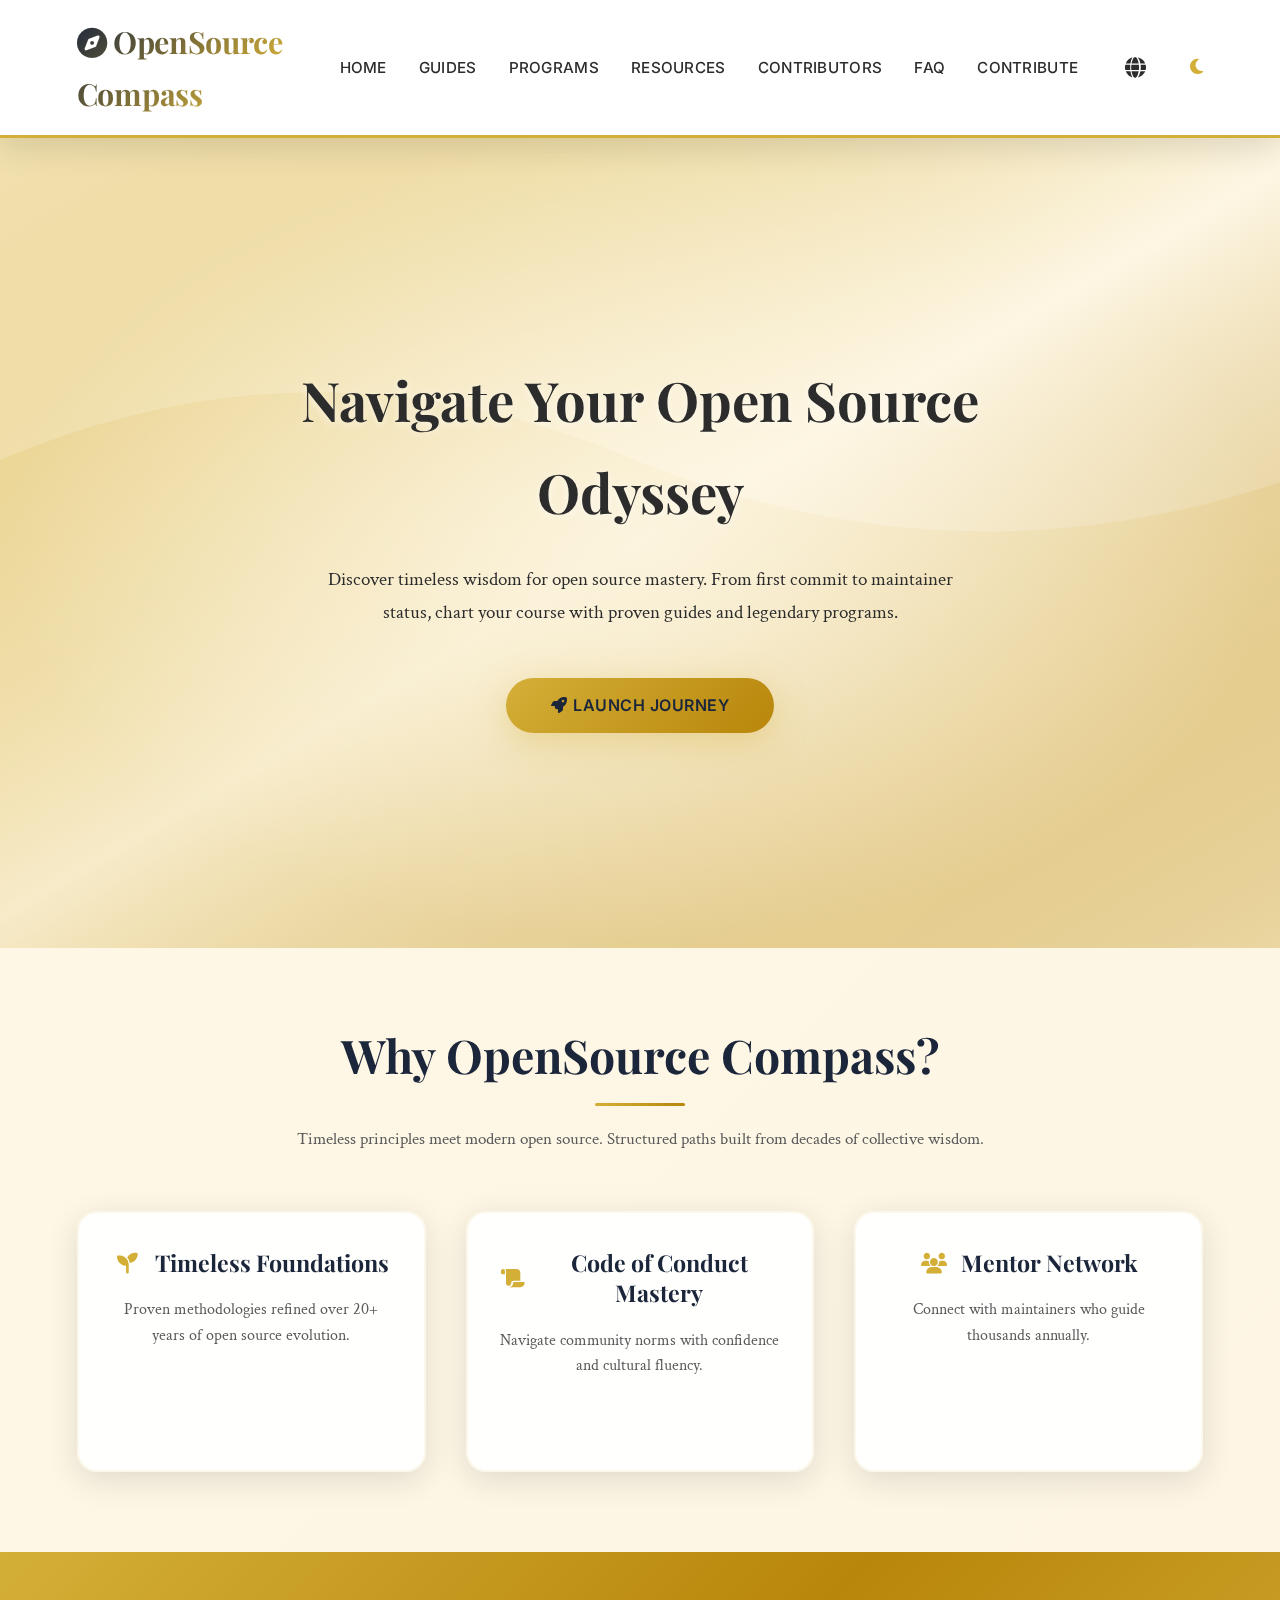
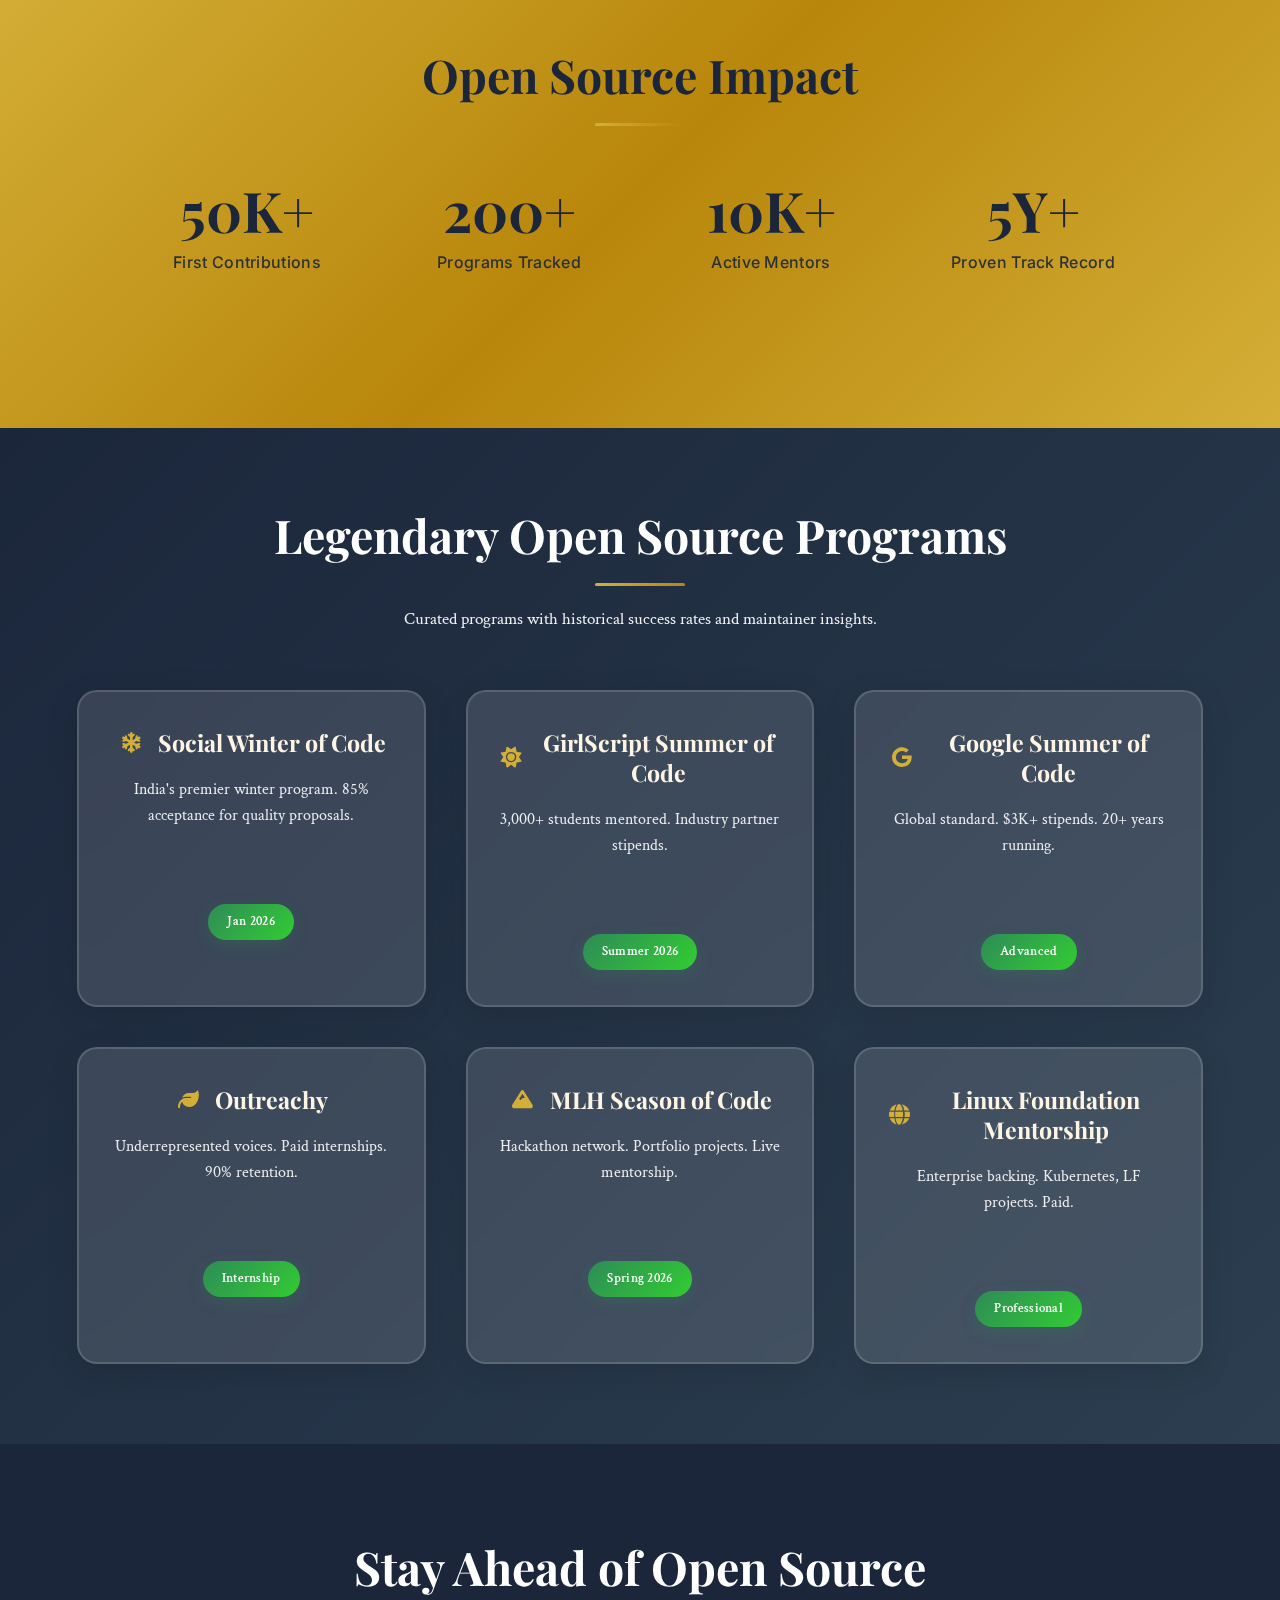
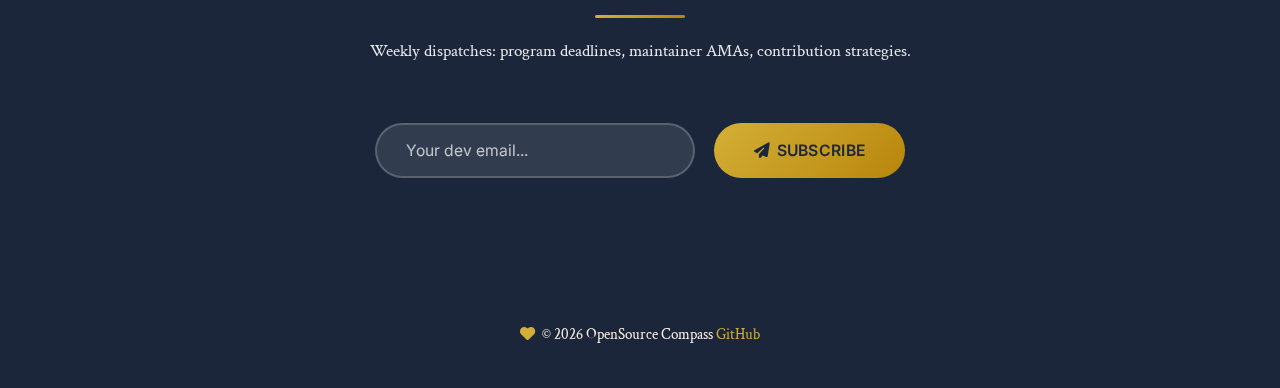
<file: index.html>
<!DOCTYPE html>
<html lang="en">
<head>
    <meta charset="UTF-8">
    <title>OpenSource Compass - Classic Edition</title>
    
    <meta name="viewport" content="width=device-width, initial-scale=1.0">
    <link href="https://fonts.googleapis.com/css2?family=Crimson+Text:wght@400;500&family=Playfair+Display:wght@600;700&family=Inter:wght@400;500&display=swap" rel="stylesheet">
    <link rel="stylesheet" href="https://cdnjs.cloudflare.com/ajax/libs/font-awesome/6.4.0/css/all.min.css">
    <link rel="icon" href="/frontend/library/assets/favicon.png" type="image/png" />
    <style>
        :root {
            --primary-gold: #D4AF37;
            --secondary-gold: #B8860B;
            --deep-navy: #1B263B;
            --warm-cream: #FDF4E3;
            --light-parchment: #FFF8E7;
            --charcoal-dark: #2C2C2C;
            --text-secondary: #5A5A5A;
            --success-emerald: #2E8B57;
            --shadow-main: 0 8px 32px rgba(0,0,0,0.12);
            --shadow-hover: 0 20px 40px rgba(0,0,0,0.18);
        }

        * {
            margin: 0;
            padding: 0;
            box-sizing: border-box;
        }

        body {
            font-family: 'Crimson Text', Georgia, serif;
            font-size: 15px; /* Base font smaller */
            line-height: 1.7;
            background: linear-gradient(135deg, var(--light-parchment) 0%, var(--warm-cream) 100%);
            color: var(--charcoal-dark);
            overflow-x: hidden;
        }

        /* Navbar - Smaller & Balanced */
        header {
            background: rgba(255, 255, 255, 0.98);
            backdrop-filter: saturate(180%) blur(20px);
            border-bottom: 3px solid var(--primary-gold);
            padding: 1rem 6%;
            position: sticky;
            top: 0;
            z-index: 1000;
            box-shadow: var(--shadow-main);
        }

        .navbar-container {
            max-width: 1400px;
            margin: 0 auto;
            display: flex;
            justify-content: space-between;
            align-items: center;
        }

        header h1 {
            font-family: 'Playfair Display', serif;
            font-size: clamp(1.6rem, 3vw, 1.9rem); /* Smaller logo */
            font-weight: 700;
            background: linear-gradient(135deg, var(--deep-navy) 0%, var(--primary-gold) 70%);
            -webkit-background-clip: text;
            background-clip: text;
            -webkit-text-fill-color: transparent;
            letter-spacing: -0.01em;
        }

        .nav-links {
            display: flex;
            align-items: center;
            gap: 2rem;
        }

        .nav-links a {
            text-decoration: none;
            color: var(--charcoal-dark) !important;
            font-family: 'Inter', -apple-system, sans-serif;
            font-weight: 500;
            font-size: 0.95rem; /* Smaller nav links */
            padding: 0.4rem 0;
            position: relative;
            transition: all 0.35s cubic-bezier(0.4, 0, 0.2, 1);
            white-space: nowrap;
            text-transform: uppercase;
            letter-spacing: 0.3px;
        }

        .nav-links a::before {
            content: '';
            position: absolute;
            bottom: 0;
            left: 50%;
            width: 0;
            height: 2px; /* Thinner underline */
            background: linear-gradient(90deg, var(--primary-gold), var(--secondary-gold));
            transition: all 0.35s cubic-bezier(0.4, 0, 0.2, 1);
            transform: translateX(-50%);
            border-radius: 1px;
        }

        .nav-links a:hover {
            color: var(--deep-navy) !important;
            transform: translateY(-1px);
        }

        .nav-links a:hover::before {
            width: 70%;
        }

        /* Hero - Smaller Typography */
        .hero {
            min-height: 90vh;
            background: 
                radial-gradient(ellipse at center, rgba(253,246,227,0.8) 0%, transparent 70%),
                url('data:image/svg+xml,<svg xmlns="http://www.w3.org/2000/svg" viewBox="0 0 1200 700"><defs><linearGradient id="g" x1="0%" y1="0%" x2="100%" y2="100%"><stop offset="0%" stop-color="%23D4AF37" stop-opacity="0.3"/><stop offset="50%" stop-color="%23FDF6E3"/><stop offset="100%" stop-color="%23B8860B" stop-opacity="0.2"/></linearGradient></defs><rect width="1200" height="700" fill="url(%23g)"/><path d="M0 300Q300 150 600 280Q900 400 1200 280L1200 700L0 700Z" fill="%23D4AF37" opacity="0.15"/></svg>') center/cover;
            display: flex;
            flex-direction: column;
            justify-content: center;
            align-items: center;
            text-align: center;
            padding: 3rem 6%;
            position: relative;
        }

        .hero-content {
            max-width: 850px;
            width: 100%;
        }

        .hero h2 {
           font-family: 'Playfair Display', serif;
    font-size: clamp(2.6rem, 5vw, 3.4rem);
    font-weight: 700;
    color: var(--charcoal-dark); /* dark grey for contrast */
    margin-bottom: 1.5rem;
    text-shadow: 0 2px 8px rgba(255, 255, 255, 0.6);
        }

        .hero p {
            font-size: clamp(1rem, 2.2vw, 1.2rem); /* Smaller hero text */
            color: #2C2C2C;
            margin-bottom: 3rem;
            max-width: 650px;
            font-weight: 400;
            line-height: 1.75;
        }

        .hero button {
            background: linear-gradient(135deg, var(--primary-gold) 0%, var(--secondary-gold) 100%);
            color: var(--deep-navy);
            border: none;
            padding: 1.1rem 2.8rem;
            font-size: 1rem; /* Smaller button */
            font-weight: 600;
            font-family: 'Inter', sans-serif;
            border-radius: 50px;
            cursor: pointer;
            box-shadow: 0 10px 35px rgba(212,175,55,0.35);
            transition: all 0.4s cubic-bezier(0.4, 0, 0.2, 1);
            letter-spacing: 0.5px;
            text-transform: uppercase;
        }

        /* Sections - Smaller Typography */
        section {
            padding: 5rem 6%;
            max-width: 1400px;
            margin: 0 auto;
        }

        section h3 {
            font-family: 'Playfair Display', serif;
            font-size: clamp(2.2rem, 4.5vw, 2.9rem); /* Smaller section titles */
            font-weight: 700;
            color: var(--deep-navy);
            text-align: center;
            margin-bottom: 1.2rem;
            position: relative;
            line-height: 1.2;
        }

        section h3::after {
            content: '';
            display: block;
            width: 90px;
            height: 3px;
            background: linear-gradient(90deg, var(--primary-gold), var(--secondary-gold));
            margin: 1.2rem auto 0;
            border-radius: 2px;
        }

        section p {
            font-size: 1.05rem; /* Smaller section text */
            text-align: center;
            max-width: 750px;
            margin: 0 auto 3.5rem;
            color: var(--text-secondary);
            line-height: 1.75;
        }

        /* Cards - Smaller Content */
        .card-grid {
            display: grid;
            grid-template-columns: repeat(auto-fit, minmax(320px, 1fr));
            gap: 2.5rem;
            justify-items: center;
        }

        .card {
            background: rgba(255, 255, 255, 0.95);
            backdrop-filter: blur(15px);
            padding: 2.2rem 2rem;
            border-radius: 20px;
            box-shadow: var(--shadow-main);
            border: 2px solid rgba(212,175,55,0.1);
            transition: all 0.45s cubic-bezier(0.4, 0, 0.2, 1);
            position: relative;
            max-width: 360px;
            width: 100%;
            text-align: center;
        }

        .card h4 {
            font-family: 'Playfair Display', serif;
            font-size: 1.45rem; /* Smaller card titles */
            color: var(--deep-navy);
            margin-bottom: 1.2rem;
            display: flex;
            align-items: center;
            justify-content: center;
            gap: 0.8rem;
            line-height: 1.3;
        }

        .card h4 i {
            color: var(--primary-gold);
            font-size: 1.3rem;
            width: 1.8rem;
        }

        .card p {
            color: var(--text-secondary);
            font-size: 0.98rem; /* Smaller card text */
            line-height: 1.65;
        }

        .badge {
            display: inline-block;
            background: linear-gradient(135deg, var(--success-emerald), #32CD32);
            color: white;
            padding: 0.45rem 1.2rem;
            border-radius: 25px;
            font-size: 0.8rem;
            font-weight: 600;
            margin-top: 1.2rem;
            box-shadow: 0 5px 15px rgba(46,139,87,0.25);
            letter-spacing: 0.3px;
        }

        /* Stats - Smaller Numbers */
        .stats {
            background: linear-gradient(135deg, var(--primary-gold) 0%, var(--secondary-gold) 50%, var(--primary-gold) 100%);
            color: var(--deep-navy);
            text-align: center;
            padding: 6rem 6%;
        }

        .stats-grid {
            display: grid;
            grid-template-columns: repeat(auto-fit, minmax(200px, 1fr));
            gap: 3rem;
            max-width: 1000px;
            margin: 3.5rem auto 0;
        }

        .stat-item h2 {
            font-family: 'Playfair Display', serif;
            font-size: clamp(2.5rem, 6vw, 3.5rem); /* Smaller stats */
            font-weight: 700;
            margin-bottom: 0.6rem;
            line-height: 1;
        }

        .stat-item p {
            font-size: 1rem;
            font-weight: 500;
            color: rgba(27,38,59,0.9);
            font-family: 'Inter', sans-serif;
            letter-spacing: 0.3px;
        }

        /* Programs Section */
        .programs {
            background: linear-gradient(135deg, var(--deep-navy) 0%, #2C3E50 100%);
            color: white;
        }

        .programs .card {
            background: rgba(255,255,255,0.12);
            color: white;
            border: 2px solid rgba(255,255,255,0.15);
        }

        .programs .card h4 {
            color: var(--warm-cream);
        }

        .programs .card p {
            color: rgba(255,255,255,0.9);
        }
        .programs h3 {
    color: var(--primary-white);
}

.programs p {
   color: #f1f1f1;
}


        /* Newsletter - Smaller */
        .newsletter {
            background: var(--deep-navy);
            color: white;
            text-align: center;
            padding: 6rem 6%;
        }

        .newsletter h3 {
            color: white;
        }

        .newsletter p {
            color: rgba(255,255,255,0.9);
            font-size: 1.05rem;
        }

        .newsletter form {
            max-width: 550px;
            margin: 2.5rem auto 0;
            display: flex;
            gap: 1.2rem;
            justify-content: center;
        }

        .newsletter input {
            flex: 1;
            max-width: 320px;
            padding: 1rem 1.8rem;
            border: 2px solid rgba(255,255,255,0.2);
            border-radius: 50px;
            background: rgba(255,255,255,0.1);
            color: white;
            font-size: 0.98rem;
            font-family: 'Inter', sans-serif;
        }

        .newsletter input::placeholder {
            color: rgba(255,255,255,0.7);
        }

        .newsletter button {
            background: linear-gradient(135deg, var(--primary-gold), var(--secondary-gold));
            color: var(--deep-navy);
            border: none;
            padding: 1rem 2.5rem;
            border-radius: 50px;
            font-weight: 600;
            font-size: 0.98rem;
            cursor: pointer;
            transition: all 0.3s ease;
            font-family: 'Inter', sans-serif;
            text-transform: uppercase;
            letter-spacing: 0.3px;
        }

        /* Footer - Smaller */
        footer {
            background: var(--deep-navy);
            color: var(--warm-cream);
            text-align: center;
            padding: 3rem 6% 2.5rem;
            font-size: 0.95rem;
        }

        footer a {
            color: var(--primary-gold);
            text-decoration: none;
            font-weight: 500;
        }

        /* Scroll Button Smaller */
        #scrollTopBtn {
            position: fixed;
            bottom: 2rem;
            right: 2rem;
            background: linear-gradient(135deg, var(--primary-gold), var(--secondary-gold));
            color: var(--deep-navy);
            border: none;
            border-radius: 50%;
            width: 55px;
            height: 55px;
            font-size: 1.1rem;
            cursor: pointer;
            box-shadow: 0 10px 30px rgba(212,175,55,0.35);
            display: none;
            transition: all 0.35s ease;
            z-index: 999;
        }
        /* Dark Mode Variable Overrides */
        body.dark-mode {
    --warm-cream: #0D1117;
    --light-parchment: #161B22;
    --charcoal-dark: #F0F6FC;
    --text-secondary: #8B949E;
    --deep-navy: #ECF0F1;
}

/* Specific Dark Mode Adjustments */
body.dark-mode header {
    background: rgba(13, 17, 23, 0.98);
}

body.dark-mode .card {
    background: rgba(22, 27, 34, 0.95);
    border-color: rgba(212, 175, 55, 0.2);
}

body.dark-mode .hero {
    background: 
        radial-gradient(ellipse at center, rgba(13, 17, 23, 0.85) 0%, transparent 70%),
        url('data:image/svg+xml,<svg xmlns="http://www.w3.org/2000/svg" viewBox="0 0 1200 700"><defs><linearGradient id="g" x1="0%" y1="0%" x2="100%" y2="100%"><stop offset="0%" stop-color="%23D4AF37" stop-opacity="0.2"/><stop offset="50%" stop-color="%230D1117"/><stop offset="100%" stop-color="%23B8860B" stop-opacity="0.1"/></linearGradient></defs><rect width="1200" height="700" fill="url(%23g)"/><path d="M0 300Q300 150 600 280Q900 400 1200 280L1200 700L0 700Z" fill="%23D4AF37" opacity="0.1"/></svg>') center/cover;
}

body.dark-mode .hero p {
    color: var(--charcoal-dark);
}

body.dark-mode .programs {
    background: linear-gradient(135deg, #010409 0%, #0D1117 100%);
}

        /* Responsive Adjustments */
        @media (max-width: 1024px) {
            .nav-links {
                gap: 1.5rem;
            }
        }

        @media (max-width: 768px) {
            header {
                padding: 0.9rem 5%;
            }

            .navbar-container {
                flex-direction: column;
                gap: 1.2rem;
            }

            .nav-links {
                gap: 1.2rem;
            }

            section {
                padding: 4rem 5%;
            }

            .hero {
                padding: 2.5rem 5%;
                min-height: 85vh;
            }
        }

        @media (max-width: 480px) {
            body {
                font-size: 14.5px;
            }
            
            .nav-links a {
                font-size: 0.92rem;
            }
        }
    </style>


    <!-- google translate style  -->
     <style>
      /* --- CUSTOM LANGUAGE SELECTOR --- */
.language-wrapper {
    position: relative;
    display: inline-flex;
    align-items: center;
    justify-content: center;
    width: 30px;  /* Width of the clickable area */
    height: 30px; /* Height of the clickable area */
    margin-left: 10px;
    cursor: pointer;
}

/* 1. Style the Globe Icon */
.language-wrapper i {
    font-size: 1.3rem; /* Icon size */
    color: var(--charcoal-dark); /* Matches your theme */
    transition: color 0.3s ease, transform 0.3s ease;
    z-index: 1; /* Sits at the bottom */
}

.language-wrapper:hover i {
    color: var(--primary-gold); /* Gold on hover */
    transform: rotate(15deg);   /* Slight spin effect */
}

/* 2. Hide the Google Widget but keep it clickable */
#google_translate_element {
    position: absolute;
    top: 0;
    left: 0;
    width: 100%;
    height: 100%;
    opacity: 0; /* MAKES IT INVISIBLE */
    z-index: 2; /* Sits on top of the icon to capture clicks */
    overflow: hidden;
}

/* 3. Force Google's inner element to fill the clickable area */
.goog-te-gadget-simple {
    width: 100% !important;
    height: 100% !important;
    padding: 0 !important;
    margin: 0 !important;
    border: none !important;
    display: block !important;
}

/* 4. Hide the top Google banner */
.goog-te-banner-frame.skiptranslate {
    display: none !important;
}
body {
    top: 0px !important;
}

/* Dark Mode Support */
body.dark-mode .language-wrapper i {
    color: #ffffff !important; /* Forces the icon to be White */
}

body.dark-mode .language-wrapper:hover i {
    color: var(--primary-gold) !important; /* Gold on hover */
}
     </style>
</head>
<body>
    <!-- Same HTML structure as before, no changes needed -->
    <header>
        <div class="navbar-container">
            <h1><i class="fas fa-compass" style="color: var(--primary-gold); margin-right: 0.4rem;"></i>OpenSource Compass</h1>
            <div class="nav-links">
                <a href="/index.html">Home</a>
                <a href="./frontend/pages/guides.html">Guides</a>
                <a href="./frontend/pages/programs.html">Programs</a>
                <a href="./frontend/pages/Resources.html">Resources</a>
                <a href="./frontend/pages/contributors.html">Contributors</a>
                <a href="./frontend/pages/faq.html">FAQ</a>
                <a href="./frontend/pages/Contribute.html">Contribute</a>
                <div class="language-wrapper">
    <i class="fas fa-globe"></i>
    <div id="google_translate_element"></div>
</div>

                <button id="themeToggle" title="Toggle Dark Mode" style="background: none; border: none; color: var(--primary-gold); cursor: pointer; font-size: 1.1rem; margin-left: 0.5rem; transition: transform 0.3s ease;">
                    <i class="fas fa-moon"></i>
                </button>
            </div>
        </div>
    </header>

    <section class="hero">
        <div class="hero-content">
            <h2>Navigate Your Open Source Odyssey</h2>
            <p>Discover timeless wisdom for open source mastery. From first commit to maintainer status, chart your course with proven guides and legendary programs.</p>
            <button onclick="document.querySelector('#programs').scrollIntoView({behavior: 'smooth'})">
                <i class="fas fa-rocket" style="margin-right: 0.4rem;"></i>Launch Journey
            </button>
        </div>
    </section>

    <section id="why">
        <h3>Why OpenSource Compass?</h3>
        <p>Timeless principles meet modern open source. Structured paths built from decades of collective wisdom.</p>
        <div class="card-grid">
            <div class="card fade-in">
                <h4><i class="fas fa-seedling"></i> Timeless Foundations</h4>
                <p>Proven methodologies refined over 20+ years of open source evolution.</p>
            </div>
            <div class="card fade-in">
                <h4><i class="fas fa-scroll"></i> Code of Conduct Mastery</h4>
                <p>Navigate community norms with confidence and cultural fluency.</p>
            </div>
            <div class="card fade-in">
                <h4><i class="fas fa-users"></i> Mentor Network</h4>
                <p>Connect with maintainers who guide thousands annually.</p>
            </div>
        </div>
    </section>

    <section class="stats">
        <h3>Open Source Impact</h3>
        <div class="stats-grid">
            <div class="stat-item fade-in">
                <h2>50K+</h2>
                <p>First Contributions</p>
            </div>
            <div class="stat-item fade-in">
                <h2>200+</h2>
                <p>Programs Tracked</p>
            </div>
            <div class="stat-item fade-in">
                <h2>10K+</h2>
                <p>Active Mentors</p>
            </div>
            <div class="stat-item fade-in">
                <h2>5Y+</h2>
                <p>Proven Track Record</p>
            </div>
        </div>
    </section>

    <section class="programs" id="programs">
        <h3>Legendary Open Source Programs</h3>
        <p>Curated programs with historical success rates and maintainer insights.</p>
        <div class="card-grid">
            <div class="card fade-in"><h4><i class="fas fa-snowflake"></i> Social Winter of Code</h4><p>India's premier winter program. 85% acceptance for quality proposals.</p><span class="badge">Jan 2026</span></div>
            <div class="card fade-in"><h4><i class="fas fa-sun"></i> GirlScript Summer of Code</h4><p>3,000+ students mentored. Industry partner stipends.</p><span class="badge">Summer 2026</span></div>
            <div class="card fade-in"><h4><i class="fab fa-google"></i> Google Summer of Code</h4><p>Global standard. $3K+ stipends. 20+ years running.</p><span class="badge">Advanced</span></div>
            <div class="card fade-in"><h4><i class="fas fa-leaf"></i> Outreachy</h4><p>Underrepresented voices. Paid internships. 90% retention.</p><span class="badge">Internship</span></div>
            <div class="card fade-in"><h4><i class="fas fa-mountain"></i> MLH Season of Code</h4><p>Hackathon network. Portfolio projects. Live mentorship.</p><span class="badge">Spring 2026</span></div>
            <div class="card fade-in"><h4><i class="fas fa-globe"></i> Linux Foundation Mentorship</h4><p>Enterprise backing. Kubernetes, LF projects. Paid.</p><span class="badge">Professional</span></div>
        </div>
    </section>

    <section class="newsletter">
        <h3>Stay Ahead of Open Source</h3>
        <p>Weekly dispatches: program deadlines, maintainer AMAs, contribution strategies.</p>
        <form>
            <input type="email" placeholder="Your dev email..." required>
            <button type="submit"><i class="fas fa-paper-plane" style="margin-right: 0.4rem;"></i>Subscribe</button>
        </form>
    </section>

    <footer>
        <p><i class="fas fa-heart" style="color: var(--primary-gold); margin-right: 0.4rem;"></i>© 2026 OpenSource Compass   <a href="https://github.com/sayeeg-11/opensource-compass" target="_blank">GitHub</a></p>
    </footer>

    <button id="scrollTopBtn" title="Back to Top"><i class="fas fa-chevron-up"></i></button>

    <script>
        // Smooth scroll animations (unchanged)
        const observer = new IntersectionObserver((entries) => {
            entries.forEach(entry => {
                if (entry.isIntersecting) {
                    entry.target.classList.add('visible');
                }
            });
        }, { threshold: 0.15, rootMargin: '0px 0px -100px 0px' });

        document.querySelectorAll('.fade-in').forEach(el => observer.observe(el));

        const scrollTopBtn = document.getElementById('scrollTopBtn');
        window.addEventListener('scroll', () => {
            scrollTopBtn.style.display = window.scrollY > 600 ? 'flex' : 'none';
            scrollTopBtn.style.alignItems = 'center';
            scrollTopBtn.style.justifyContent = 'center';
        });
        scrollTopBtn.addEventListener('click', () => window.scrollTo({ top: 0, behavior: 'smooth' }));

        document.querySelector('.newsletter form').addEventListener('submit', e => {
            e.preventDefault();
            const email = e.target.querySelector('input').value;
            alert(`Welcome aboard, ${email.split('@')[0]}! 🌟 Check your inbox.`);
            e.target.reset();
        });

        window.addEventListener('scroll', () => {
            const scrolled = window.pageYOffset * 0.3;
            document.querySelector('.hero').style.transform = `translateY(${scrolled}px)`;
        });

        /* Add this to the existing <script> in index.html */

const themeToggle = document.getElementById('themeToggle');
const themeIcon = themeToggle.querySelector('i');

// Check for saved user preference
if (localStorage.getItem('theme') === 'dark') {
    document.body.classList.add('dark-mode');
    themeIcon.classList.replace('fa-moon', 'fa-sun');
}

themeToggle.addEventListener('click', () => {
    document.body.classList.toggle('dark-mode');
    
    // Update icon and save preference
    if (document.body.classList.contains('dark-mode')) {
        themeIcon.classList.replace('fa-moon', 'fa-sun');
        localStorage.setItem('theme', 'dark');
    } else {
        themeIcon.classList.replace('fa-sun', 'fa-moon');
        localStorage.setItem('theme', 'light');
    }
    
    // Subtle button animation
    themeToggle.style.transform = 'scale(1.2)';
    setTimeout(() => themeToggle.style.transform = 'scale(1)', 200);
});
    </script>

    <script type="text/javascript">
    function googleTranslateElementInit() {
        new google.translate.TranslateElement({
            pageLanguage: 'en',
            // This 'SIMPLE' setting is required for the CSS to work
            layout: google.translate.TranslateElement.InlineLayout.SIMPLE
        }, 'google_translate_element');
    }
</script>
<script type="text/javascript" src="//translate.google.com/translate_a/element.js?cb=googleTranslateElementInit"></script>
</body>
</html>
</file>
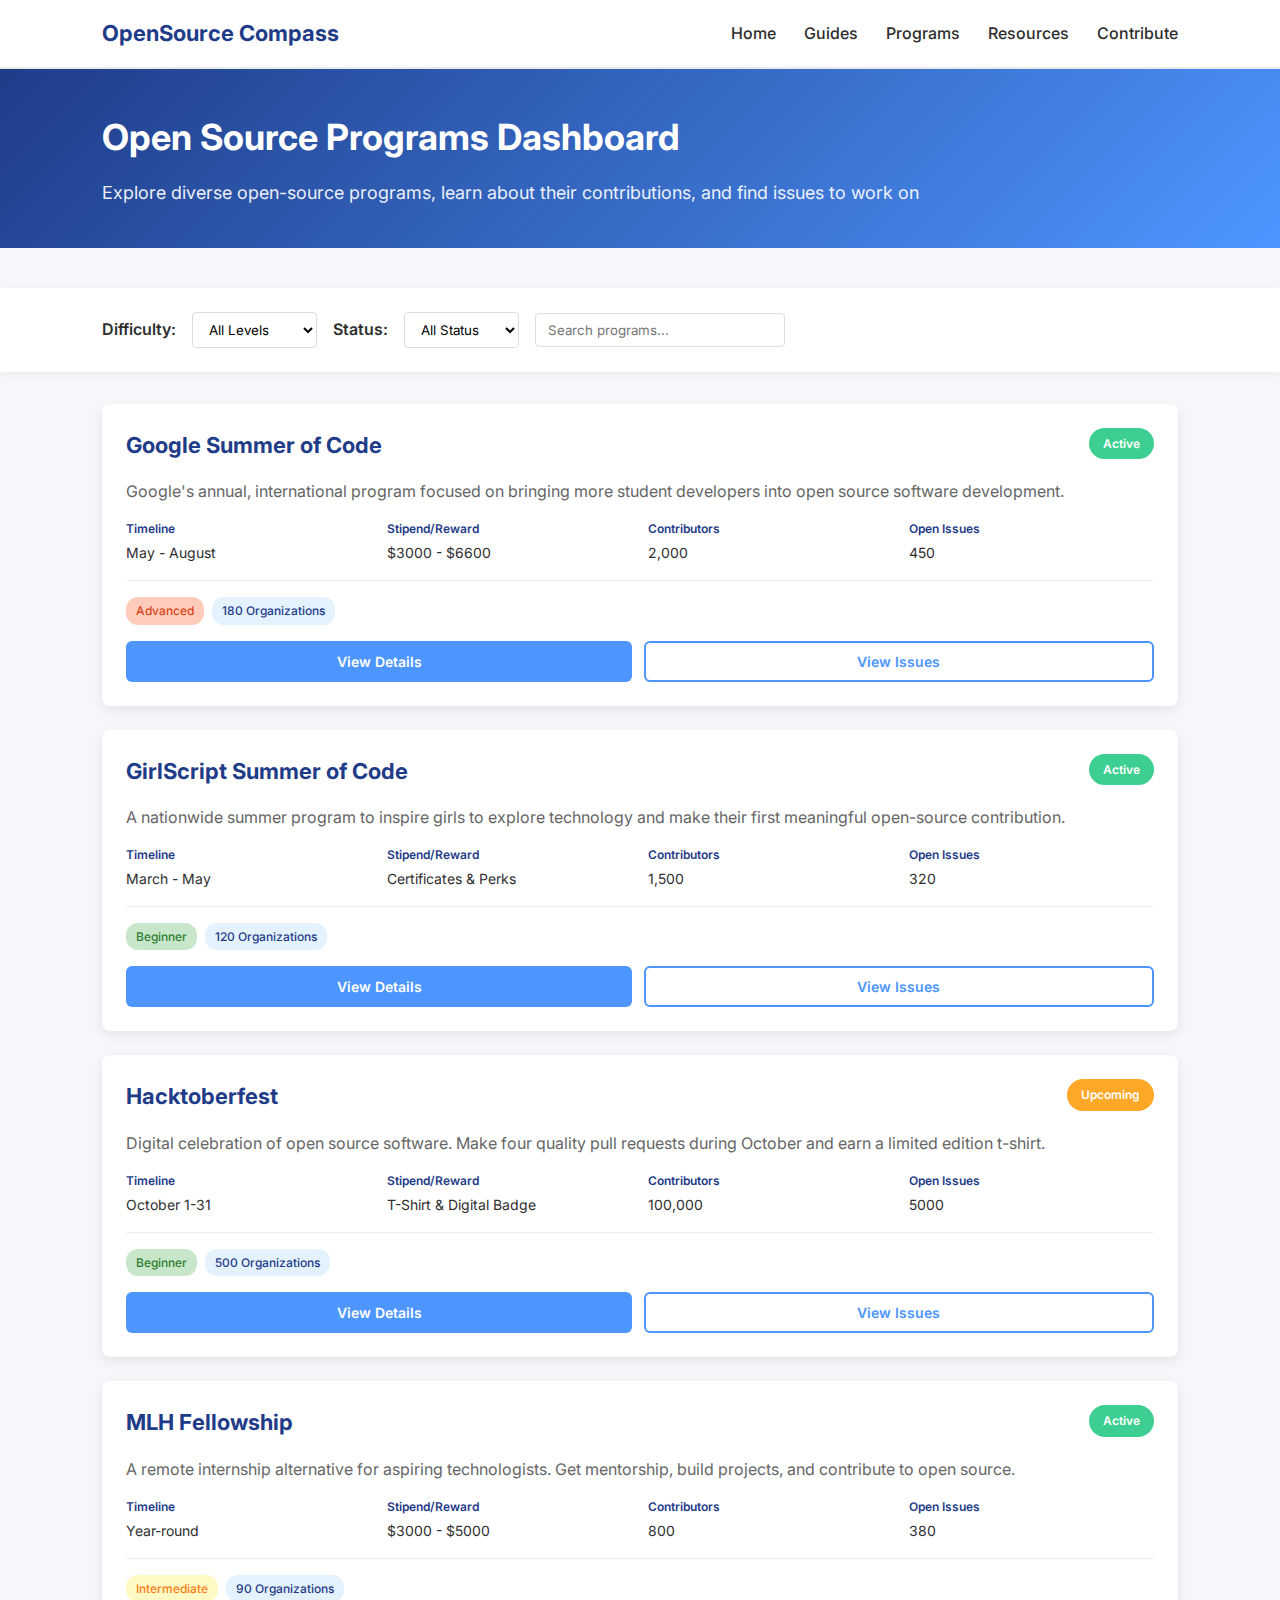
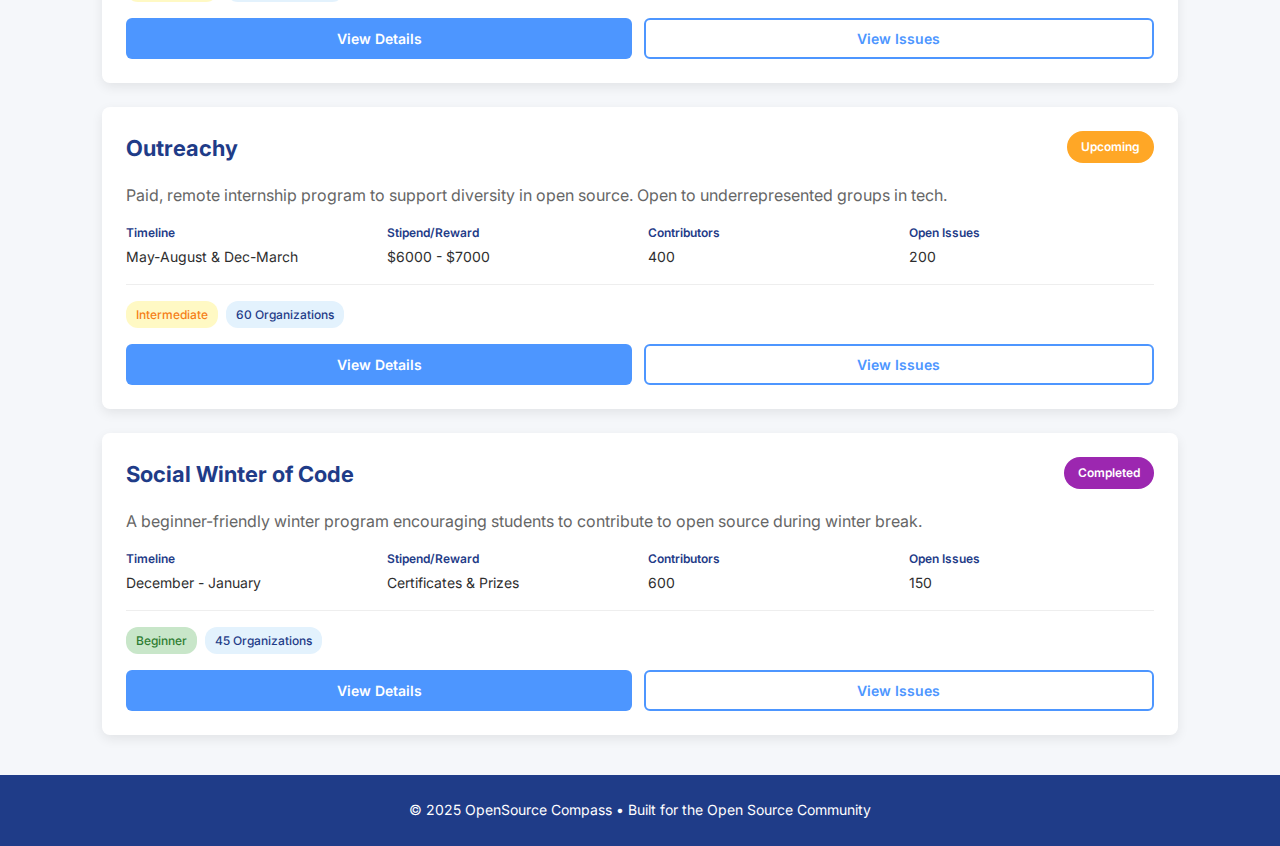
<file: dashboard.html>
<!DOCTYPE html>
<html lang="en">
<head>
    <meta charset="UTF-8">
    <title>Dashboard - OpenSource Compass</title>
    <meta name="viewport" content="width=device-width, initial-scale=1.0">
    <link href="https://fonts.googleapis.com/css2?family=Inter:wght@400;600;700&display=swap" rel="stylesheet">
    <style>
        :root {
            --primary-blue: #1F3C88;
            --secondary-blue: #4D96FF;
            --light-gray: #F5F7FA;
            --text-dark: #2E2E2E;
            --success-green: #3CCF91;
            --warning-orange: #FFA726;
            --danger-red: #EF5350;
            --white: #FFFFFF;
        }

        * {
            margin: 0;
            padding: 0;
            box-sizing: border-box;
            font-family: 'Inter', sans-serif;
        }

        body {
            background-color: var(--light-gray);
            color: var(--text-dark);
            line-height: 1.6;
        }

        /* ---------- Navbar ---------- */
        header {
            background-color: var(--white);
            border-bottom: 2px solid #eaeaea;
            padding: 16px 8%;
            display: flex;
            justify-content: space-between;
            align-items: center;
            box-shadow: 0 2px 8px rgba(0,0,0,0.05);
        }

        header h1 {
            color: var(--primary-blue);
            font-size: 22px;
            cursor: pointer;
        }

        header h1:hover {
            color: var(--secondary-blue);
        }

        nav a {
            margin-left: 24px;
            text-decoration: none;
            color: var(--text-dark);
            font-weight: 500;
            transition: color 0.3s ease;
        }

        nav a:hover {
            color: var(--secondary-blue);
        }

        /* ---------- Dashboard Header ---------- */
        .dashboard-header {
            background: linear-gradient(135deg, var(--primary-blue) 0%, var(--secondary-blue) 100%);
            color: var(--white);
            padding: 40px 8%;
            margin-bottom: 40px;
        }

        .dashboard-header h2 {
            font-size: 36px;
            margin-bottom: 12px;
        }

        .dashboard-header p {
            font-size: 18px;
            opacity: 0.9;
        }

        /* ---------- Filter Section ---------- */
        .filter-section {
            background-color: var(--white);
            padding: 24px 8%;
            margin-bottom: 32px;
            display: flex;
            gap: 16px;
            align-items: center;
            flex-wrap: wrap;
            box-shadow: 0 2px 8px rgba(0,0,0,0.05);
        }

        .filter-section label {
            font-weight: 600;
            color: var(--text-dark);
        }

        .filter-section select {
            padding: 8px 12px;
            border: 1px solid #ddd;
            border-radius: 4px;
            background-color: var(--white);
            cursor: pointer;
        }

        .search-box {
            padding: 8px 12px;
            border: 1px solid #ddd;
            border-radius: 4px;
            width: 250px;
        }

        /* ---------- Programs Container ---------- */
        .programs-container {
            padding: 0 8%;
            margin-bottom: 40px;
        }

        .program-card {
            background-color: var(--white);
            border-radius: 8px;
            padding: 24px;
            margin-bottom: 24px;
            box-shadow: 0 4px 12px rgba(0,0,0,0.08);
            transition: transform 0.3s ease, box-shadow 0.3s ease;
            cursor: pointer;
        }

        .program-card:hover {
            transform: translateY(-4px);
            box-shadow: 0 8px 20px rgba(0,0,0,0.12);
        }

        .program-header {
            display: flex;
            justify-content: space-between;
            align-items: start;
            margin-bottom: 16px;
        }

        .program-header h3 {
            color: var(--primary-blue);
            font-size: 22px;
        }

        .program-status {
            display: inline-block;
            padding: 6px 14px;
            border-radius: 20px;
            font-size: 12px;
            font-weight: 600;
            color: var(--white);
        }

        .status-active {
            background-color: var(--success-green);
        }

        .status-upcoming {
            background-color: var(--warning-orange);
        }

        .status-completed {
            background-color: #9C27B0;
        }

        .program-description {
            color: #666;
            margin-bottom: 16px;
            line-height: 1.5;
        }

        .program-details {
            display: grid;
            grid-template-columns: repeat(auto-fit, minmax(150px, 1fr));
            gap: 16px;
            margin-bottom: 16px;
            padding-bottom: 16px;
            border-bottom: 1px solid #eee;
        }

        .detail-item {
            display: flex;
            flex-direction: column;
        }

        .detail-label {
            font-weight: 600;
            color: var(--primary-blue);
            font-size: 12px;
            margin-bottom: 4px;
        }

        .detail-value {
            color: var(--text-dark);
            font-size: 14px;
        }

        .program-badges {
            display: flex;
            gap: 8px;
            flex-wrap: wrap;
            margin-bottom: 16px;
        }

        .badge {
            display: inline-block;
            background-color: #E3F2FD;
            color: var(--primary-blue);
            padding: 4px 10px;
            border-radius: 12px;
            font-size: 12px;
            font-weight: 500;
        }

        .badge.difficulty-beginner {
            background-color: #C8E6C9;
            color: #2E7D32;
        }

        .badge.difficulty-intermediate {
            background-color: #FFF9C4;
            color: #F57F17;
        }

        .badge.difficulty-advanced {
            background-color: #FFCCBC;
            color: #D84315;
        }

        /* ---------- Stats Grid ---------- */
        .stats-grid {
            display: grid;
            grid-template-columns: repeat(auto-fit, minmax(120px, 1fr));
            gap: 12px;
        }

        .stat {
            background-color: var(--light-gray);
            padding: 12px;
            border-radius: 6px;
            text-align: center;
        }

        .stat-number {
            font-size: 18px;
            font-weight: 700;
            color: var(--secondary-blue);
        }

        .stat-label {
            font-size: 12px;
            color: #666;
            margin-top: 4px;
        }

        /* ---------- Action Buttons ---------- */
        .program-actions {
            display: flex;
            gap: 12px;
            margin-top: 16px;
        }

        .btn {
            flex: 1;
            padding: 10px 16px;
            border: none;
            border-radius: 6px;
            font-size: 14px;
            font-weight: 600;
            cursor: pointer;
            transition: all 0.3s ease;
        }

        .btn-primary {
            background-color: var(--secondary-blue);
            color: var(--white);
        }

        .btn-primary:hover {
            background-color: var(--primary-blue);
        }

        .btn-secondary {
            background-color: transparent;
            color: var(--secondary-blue);
            border: 2px solid var(--secondary-blue);
        }

        .btn-secondary:hover {
            background-color: var(--secondary-blue);
            color: var(--white);
        }

        /* ---------- Modal ---------- */
        .modal {
            display: none;
            position: fixed;
            z-index: 1000;
            left: 0;
            top: 0;
            width: 100%;
            height: 100%;
            background-color: rgba(0,0,0,0.5);
            animation: fadeIn 0.3s ease;
        }

        @keyframes fadeIn {
            from { opacity: 0; }
            to { opacity: 1; }
        }

        .modal-content {
            background-color: var(--white);
            margin: 5% auto;
            padding: 32px;
            border-radius: 12px;
            width: 90%;
            max-width: 800px;
            max-height: 80vh;
            overflow-y: auto;
            animation: slideIn 0.3s ease;
        }

        @keyframes slideIn {
            from {
                transform: translateY(-50px);
                opacity: 0;
            }
            to {
                transform: translateY(0);
                opacity: 1;
            }
        }

        .close-btn {
            color: #aaa;
            float: right;
            font-size: 28px;
            font-weight: bold;
            cursor: pointer;
            transition: color 0.3s ease;
        }

        .close-btn:hover {
            color: var(--primary-blue);
        }

        .modal h2 {
            color: var(--primary-blue);
            margin-bottom: 16px;
            margin-top: 16px;
        }

        .modal-section {
            margin-bottom: 24px;
        }

        .modal-section h3 {
            color: var(--secondary-blue);
            font-size: 18px;
            margin-bottom: 12px;
            border-bottom: 2px solid #eee;
            padding-bottom: 8px;
        }

        .contributions-list, .issues-list {
            list-style: none;
        }

        .contributions-list li, .issues-list li {
            padding: 10px;
            margin-bottom: 8px;
            background-color: var(--light-gray);
            border-left: 4px solid var(--secondary-blue);
            border-radius: 4px;
        }

        /* ---------- No Results ---------- */
        .no-results {
            text-align: center;
            padding: 60px 8%;
            color: #999;
        }

        .no-results h3 {
            color: var(--text-dark);
            margin-bottom: 12px;
        }

        /* ---------- Footer ---------- */
        footer {
            background-color: var(--primary-blue);
            color: var(--white);
            text-align: center;
            padding: 24px;
            margin-top: 40px;
        }

        footer p {
            font-size: 14px;
        }

        /* ---------- Responsive ---------- */
        @media (max-width: 768px) {
            header {
                flex-direction: column;
                gap: 12px;
            }

            nav {
                display: flex;
                gap: 12px;
                flex-wrap: wrap;
            }

            nav a {
                margin-left: 0;
            }

            .dashboard-header h2 {
                font-size: 28px;
            }

            .filter-section {
                flex-direction: column;
                align-items: flex-start;
            }

            .search-box {
                width: 100%;
            }

            .program-card {
                padding: 16px;
            }

            .program-details {
                grid-template-columns: 1fr;
            }

            .program-actions {
                flex-direction: column;
            }

            .modal-content {
                width: 95%;
                margin: 20% auto;
            }
        }
    </style>
</head>

<body>

<!-- Navbar -->
<header>
    <h1 onclick="window.location.href='index.html'">OpenSource Compass</h1>
    <nav>
        <a href="index.html">Home</a>
        <a href="#">Guides</a>
        <a href="dashboard.html">Programs</a>
        <a href="#">Resources</a>
        <a href="#">Contribute</a>
    </nav>
</header>

<!-- Dashboard Header -->
<div class="dashboard-header">
    <h2>Open Source Programs Dashboard</h2>
    <p>Explore diverse open-source programs, learn about their contributions, and find issues to work on</p>
</div>

<!-- Filter Section -->
<div class="filter-section">
    <label for="difficultyFilter">Difficulty:</label>
    <select id="difficultyFilter">
        <option value="">All Levels</option>
        <option value="Beginner">Beginner</option>
        <option value="Intermediate">Intermediate</option>
        <option value="Advanced">Advanced</option>
    </select>

    <label for="statusFilter">Status:</label>
    <select id="statusFilter">
        <option value="">All Status</option>
        <option value="Active">Active</option>
        <option value="Upcoming">Upcoming</option>
        <option value="Completed">Completed</option>
    </select>

    <input type="text" id="searchBox" class="search-box" placeholder="Search programs...">
</div>

<!-- Programs Container -->
<div class="programs-container" id="programsContainer">
    <!-- Programs will be dynamically inserted here -->
</div>

<!-- Modal for Program Details -->
<div id="programModal" class="modal">
    <div class="modal-content">
        <span class="close-btn" onclick="closeModal()">&times;</span>
        <div id="modalBody"></div>
    </div>
</div>

<!-- Footer -->
<footer>
    <p>© 2025 OpenSource Compass • Built for the Open Source Community</p>
</footer>

<script>
    // Program Data
    const programs = [
        {
            id: 1,
            name: "Google Summer of Code",
            description: "Google's annual, international program focused on bringing more student developers into open source software development.",
            status: "Active",
            difficulty: "Advanced",
            timeline: "May - August",
            stipend: "$3000 - $6600",
            contributors: 2000,
            issues: 450,
            organizations: 180,
            contributions: [
                "Bug fixes and feature implementations",
                "Documentation improvements",
                "Performance optimization",
                "UI/UX enhancements"
            ],
            issues_list: [
                "Fix pagination in search results",
                "Implement dark mode support",
                "Add multi-language support",
                "Optimize database queries",
                "Create user dashboard"
            ]
        },
        {
            id: 2,
            name: "GirlScript Summer of Code",
            description: "A nationwide summer program to inspire girls to explore technology and make their first meaningful open-source contribution.",
            status: "Active",
            difficulty: "Beginner",
            timeline: "March - May",
            stipend: "Certificates & Perks",
            contributors: 1500,
            issues: 320,
            organizations: 120,
            contributions: [
                "Frontend development",
                "Backend integration",
                "API documentation",
                "Testing and QA"
            ],
            issues_list: [
                "Create landing page UI",
                "Build contact form with validation",
                "Add responsive design fixes",
                "Implement search functionality",
                "Write unit tests"
            ]
        },
        {
            id: 3,
            name: "Hacktoberfest",
            description: "Digital celebration of open source software. Make four quality pull requests during October and earn a limited edition t-shirt.",
            status: "Upcoming",
            difficulty: "Beginner",
            timeline: "October 1-31",
            stipend: "T-Shirt & Digital Badge",
            contributors: 100000,
            issues: 5000,
            organizations: 500,
            contributions: [
                "Code improvements",
                "Bug fixing",
                "Documentation",
                "Translation work"
            ],
            issues_list: [
                "Fix typos in documentation",
                "Add missing comments to code",
                "Create README files",
                "Fix broken links",
                "Improve code formatting"
            ]
        },
        {
            id: 4,
            name: "MLH Fellowship",
            description: "A remote internship alternative for aspiring technologists. Get mentorship, build projects, and contribute to open source.",
            status: "Active",
            difficulty: "Intermediate",
            timeline: "Year-round",
            stipend: "$3000 - $5000",
            contributors: 800,
            issues: 380,
            organizations: 90,
            contributions: [
                "Machine learning models",
                "Data analysis projects",
                "Web application development",
                "Cloud infrastructure"
            ],
            issues_list: [
                "Implement ML algorithm",
                "Create data visualization dashboard",
                "Optimize ML model performance",
                "Write technical documentation",
                "Build REST API endpoints"
            ]
        },
        {
            id: 5,
            name: "Outreachy",
            description: "Paid, remote internship program to support diversity in open source. Open to underrepresented groups in tech.",
            status: "Upcoming",
            difficulty: "Intermediate",
            timeline: "May-August & Dec-March",
            stipend: "$6000 - $7000",
            contributors: 400,
            issues: 200,
            organizations: 60,
            contributions: [
                "Full-stack development",
                "System administration",
                "Community management",
                "Technical writing"
            ],
            issues_list: [
                "Refactor legacy code",
                "Create deployment automation",
                "Build admin interface",
                "Write API documentation",
                "Implement caching mechanism"
            ]
        },
        {
            id: 6,
            name: "Social Winter of Code",
            description: "A beginner-friendly winter program encouraging students to contribute to open source during winter break.",
            status: "Completed",
            difficulty: "Beginner",
            timeline: "December - January",
            stipend: "Certificates & Prizes",
            contributors: 600,
            issues: 150,
            organizations: 45,
            contributions: [
                "Simple bug fixes",
                "Documentation tasks",
                "Code review practice",
                "Community contributions"
            ],
            issues_list: [
                "Add feature flag documentation",
                "Fix CSS alignment issues",
                "Create beginner guides",
                "Improve test coverage",
                "Add inline code comments"
            ]
        }
    ];

    // Render Programs
    function renderPrograms(filteredPrograms = programs) {
        const container = document.getElementById('programsContainer');
        
        if (filteredPrograms.length === 0) {
            container.innerHTML = `
                <div class="no-results">
                    <h3>No programs found</h3>
                    <p>Try adjusting your filters to see available programs</p>
                </div>
            `;
            return;
        }

        container.innerHTML = filteredPrograms.map(program => `
            <div class="program-card" onclick="openModal(${program.id})">
                <div class="program-header">
                    <h3>${program.name}</h3>
                    <span class="program-status status-${program.status.toLowerCase()}">${program.status}</span>
                </div>
                
                <p class="program-description">${program.description}</p>
                
                <div class="program-details">
                    <div class="detail-item">
                        <span class="detail-label">Timeline</span>
                        <span class="detail-value">${program.timeline}</span>
                    </div>
                    <div class="detail-item">
                        <span class="detail-label">Stipend/Reward</span>
                        <span class="detail-value">${program.stipend}</span>
                    </div>
                    <div class="detail-item">
                        <span class="detail-label">Contributors</span>
                        <span class="detail-value">${program.contributors.toLocaleString()}</span>
                    </div>
                    <div class="detail-item">
                        <span class="detail-label">Open Issues</span>
                        <span class="detail-value">${program.issues}</span>
                    </div>
                </div>

                <div class="program-badges">
                    <span class="badge difficulty-${program.difficulty.toLowerCase()}">${program.difficulty}</span>
                    <span class="badge">${program.organizations} Organizations</span>
                </div>

                <div class="program-actions">
                    <button class="btn btn-primary" onclick="event.stopPropagation(); openModal(${program.id})">View Details</button>
                    <button class="btn btn-secondary" onclick="event.stopPropagation(); viewIssues(${program.id})">View Issues</button>
                </div>
            </div>
        `).join('');
    }

    // Open Modal
    function openModal(programId) {
        const program = programs.find(p => p.id === programId);
        const modalBody = document.getElementById('modalBody');
        
        modalBody.innerHTML = `
            <h2>${program.name}</h2>
            <p style="color: #666; margin-bottom: 16px;">${program.description}</p>
            
            <div class="modal-section">
                <h3>Quick Info</h3>
                <div style="display: grid; grid-template-columns: repeat(2, 1fr); gap: 16px;">
                    <div>
                        <strong>Status:</strong> <span style="color: var(--secondary-blue);">${program.status}</span>
                    </div>
                    <div>
                        <strong>Difficulty:</strong> <span style="color: var(--secondary-blue);">${program.difficulty}</span>
                    </div>
                    <div>
                        <strong>Timeline:</strong> <span style="color: var(--secondary-blue);">${program.timeline}</span>
                    </div>
                    <div>
                        <strong>Stipend:</strong> <span style="color: var(--secondary-blue);">${program.stipend}</span>
                    </div>
                    <div>
                        <strong>Total Contributors:</strong> <span style="color: var(--secondary-blue);">${program.contributors.toLocaleString()}</span>
                    </div>
                    <div>
                        <strong>Open Issues:</strong> <span style="color: var(--secondary-blue);">${program.issues}</span>
                    </div>
                </div>
            </div>

            <div class="modal-section">
                <h3>Types of Contributions</h3>
                <ul class="contributions-list">
                    ${program.contributions.map(c => `<li>✓ ${c}</li>`).join('')}
                </ul>
            </div>

            <div class="modal-section">
                <h3>Popular Issues to Work On</h3>
                <ul class="issues-list">
                    ${program.issues_list.map(i => `<li>🐛 ${i}</li>`).join('')}
                </ul>
            </div>

            <div style="margin-top: 24px; display: flex; gap: 12px;">
                <button class="btn btn-primary" onclick="alert('Redirecting to official website...')">Visit Official Website</button>
                <button class="btn btn-secondary" onclick="alert('Redirecting to GitHub projects...')">Browse GitHub Projects</button>
            </div>
        `;

        document.getElementById('programModal').style.display = 'block';
    }

    // Close Modal
    function closeModal() {
        document.getElementById('programModal').style.display = 'none';
    }

    // View Issues
    function viewIssues(programId) {
        const program = programs.find(p => p.id === programId);
        alert(`Found ${program.issues} open issues in ${program.name}\n\nTop issues:\n${program.issues_list.slice(0, 3).map(i => '• ' + i).join('\n')}\n\nView more on GitHub!`);
    }

    // Filter Programs
    function filterPrograms() {
        const difficulty = document.getElementById('difficultyFilter').value;
        const status = document.getElementById('statusFilter').value;
        const search = document.getElementById('searchBox').value.toLowerCase();

        const filtered = programs.filter(program => {
            const matchesDifficulty = !difficulty || program.difficulty === difficulty;
            const matchesStatus = !status || program.status === status;
            const matchesSearch = !search || program.name.toLowerCase().includes(search) || program.description.toLowerCase().includes(search);
            
            return matchesDifficulty && matchesStatus && matchesSearch;
        });

        renderPrograms(filtered);
    }

    // Event Listeners
    document.getElementById('difficultyFilter').addEventListener('change', filterPrograms);
    document.getElementById('statusFilter').addEventListener('change', filterPrograms);
    document.getElementById('searchBox').addEventListener('input', filterPrograms);

    // Close modal when clicking outside
    window.addEventListener('click', function(event) {
        const modal = document.getElementById('programModal');
        if (event.target === modal) {
            closeModal();
        }
    });

    // Initial render
    renderPrograms();
</script>

</body>
</html>
</file>
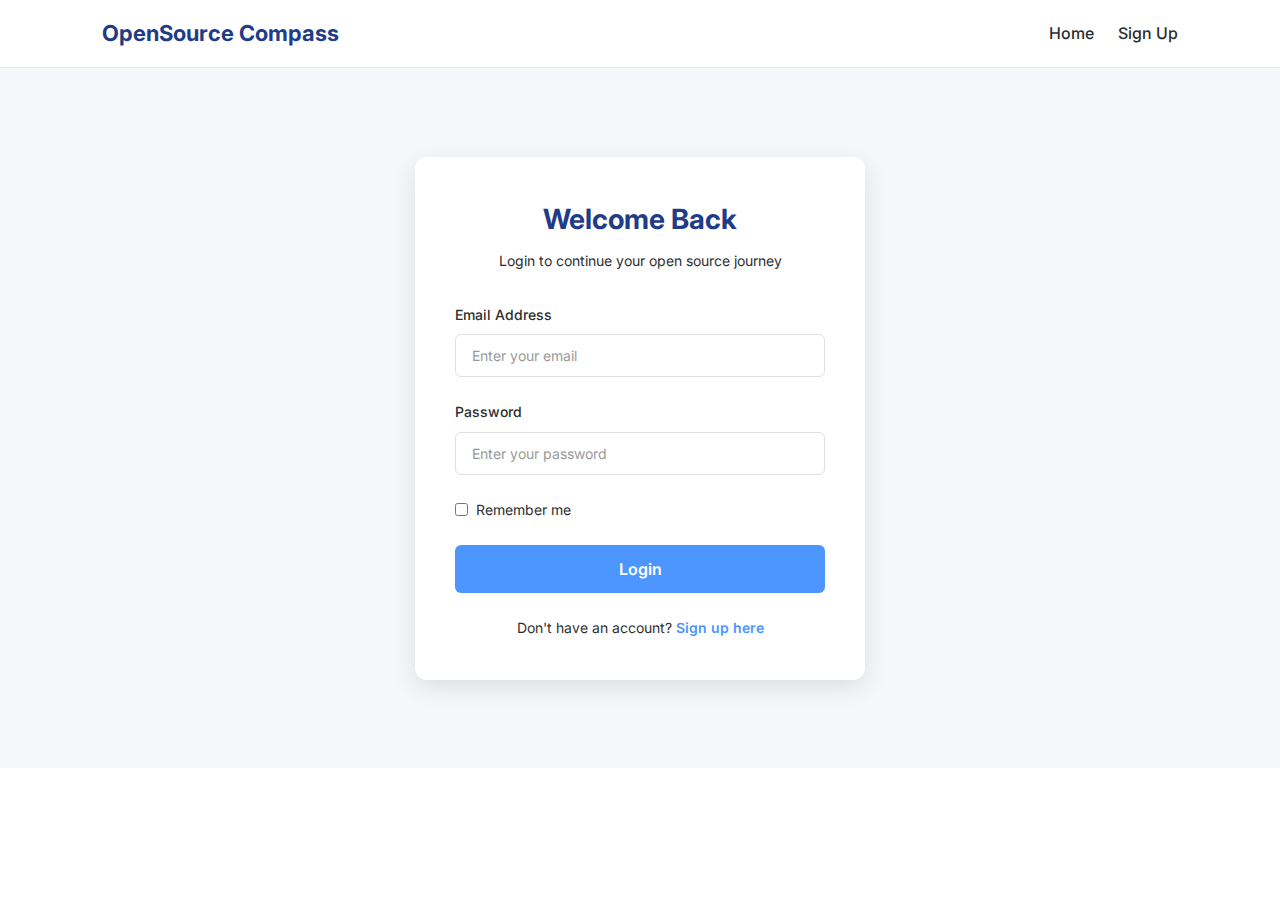
<file: login.html>
<!DOCTYPE html>
<html lang="en">
<head>
    <meta charset="UTF-8">
    <title>Login - OpenSource Compass</title>
    <meta name="viewport" content="width=device-width, initial-scale=1.0">
    <link href="https://fonts.googleapis.com/css2?family=Inter:wght@400;600;700&display=swap" rel="stylesheet">
    <link rel="stylesheet" href="css/style.css">
    <link rel="stylesheet" href="css/auth.css">
</head>
<body>
    <!-- Navbar -->
    <header>
        <h1><a href="index.html">OpenSource Compass</a></h1>
        <nav>
            <a href="index.html">Home</a>
            <a href="signup.html">Sign Up</a>
        </nav>
    </header>

    <!-- Login Section -->
    <section class="auth-section">
        <div class="auth-container">
            <div class="auth-card">
                <h2>Welcome Back</h2>
                <p class="auth-subtitle">Login to continue your open source journey</p>
                
                <form id="loginForm" class="auth-form">
                    <div class="form-group">
                        <label for="loginEmail">Email Address</label>
                        <input type="email" id="loginEmail" name="email" required placeholder="Enter your email">
                        <span class="error-message" id="loginEmailError"></span>
                    </div>

                    <div class="form-group">
                        <label for="loginPassword">Password</label>
                        <input type="password" id="loginPassword" name="password" required placeholder="Enter your password">
                        <span class="error-message" id="loginPasswordError"></span>
                    </div>

                    <div class="form-options">
                        <label class="checkbox-label">
                            <input type="checkbox" id="rememberMe">
                            <span>Remember me</span>
                        </label>
                    </div>

                    <button type="submit" class="auth-button">Login</button>
                </form>

                <div class="auth-footer">
                    <p>Don't have an account? <a href="signup.html">Sign up here</a></p>
                </div>
            </div>
        </div>
    </section>

    <script src="js/auth.js"></script>
</body>
</html>
</file>
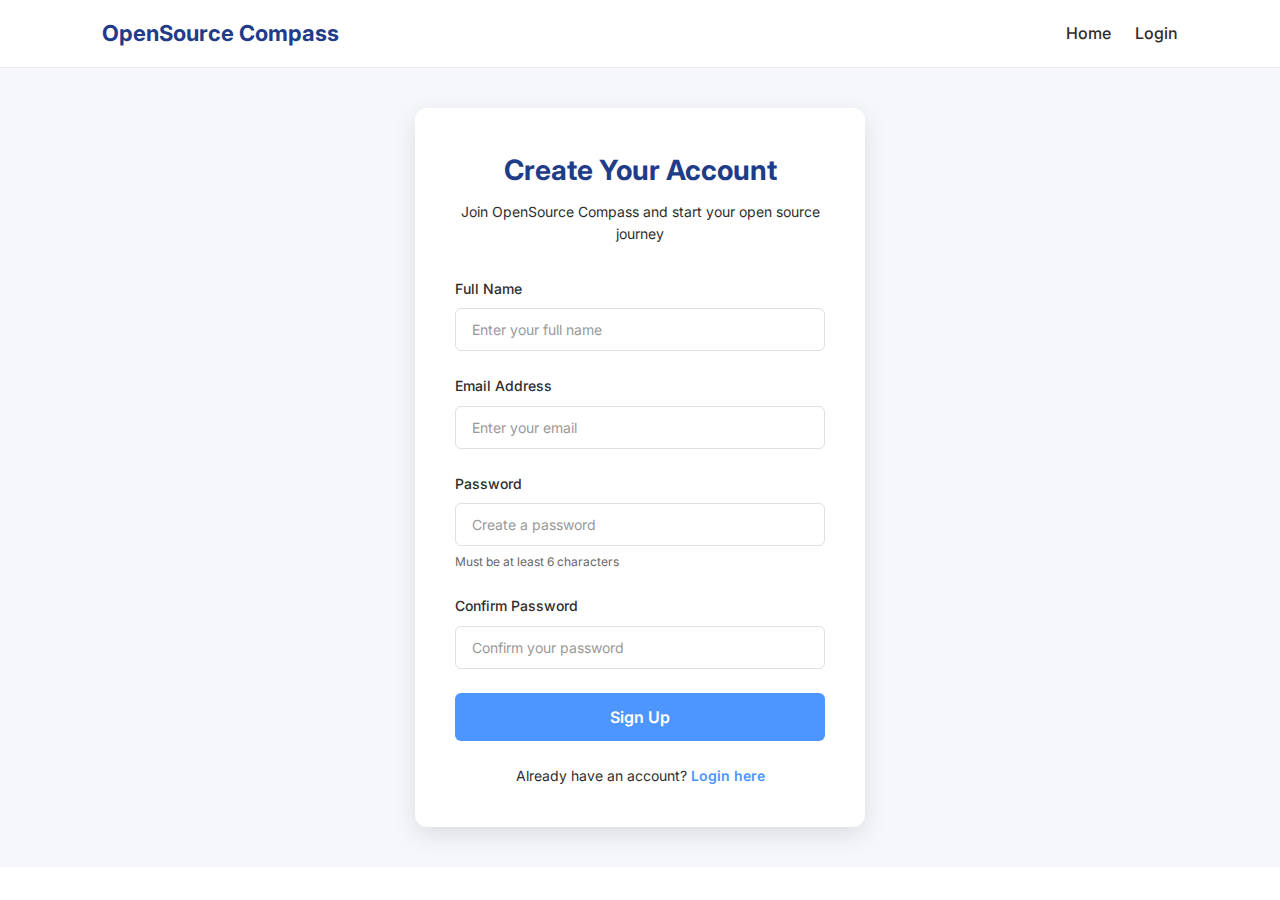
<file: signup.html>
<!DOCTYPE html>
<html lang="en">
<head>
    <meta charset="UTF-8">
    <title>Sign Up - OpenSource Compass</title>
    <meta name="viewport" content="width=device-width, initial-scale=1.0">
    <link href="https://fonts.googleapis.com/css2?family=Inter:wght@400;600;700&display=swap" rel="stylesheet">
    <link rel="stylesheet" href="css/style.css">
    <link rel="stylesheet" href="css/auth.css">
</head>
<body>
    <!-- Navbar -->
    <header>
        <h1><a href="index.html">OpenSource Compass</a></h1>
        <nav>
            <a href="index.html">Home</a>
            <a href="login.html">Login</a>
        </nav>
    </header>

    <!-- Sign Up Section -->
    <section class="auth-section">
        <div class="auth-container">
            <div class="auth-card">
                <h2>Create Your Account</h2>
                <p class="auth-subtitle">Join OpenSource Compass and start your open source journey</p>
                
                <form id="signupForm" class="auth-form">
                    <div class="form-group">
                        <label for="name">Full Name</label>
                        <input type="text" id="name" name="name" required placeholder="Enter your full name">
                        <span class="error-message" id="nameError"></span>
                    </div>

                    <div class="form-group">
                        <label for="email">Email Address</label>
                        <input type="email" id="email" name="email" required placeholder="Enter your email">
                        <span class="error-message" id="emailError"></span>
                    </div>

                    <div class="form-group">
                        <label for="password">Password</label>
                        <input type="password" id="password" name="password" required placeholder="Create a password">
                        <span class="error-message" id="passwordError"></span>
                        <small class="form-hint">Must be at least 6 characters</small>
                    </div>

                    <div class="form-group">
                        <label for="confirmPassword">Confirm Password</label>
                        <input type="password" id="confirmPassword" name="confirmPassword" required placeholder="Confirm your password">
                        <span class="error-message" id="confirmPasswordError"></span>
                    </div>

                    <button type="submit" class="auth-button">Sign Up</button>
                </form>

                <div class="auth-footer">
                    <p>Already have an account? <a href="login.html">Login here</a></p>
                </div>
            </div>
        </div>
    </section>

    <script src="js/auth.js"></script>
</body>
</html>
</file>
<file: css/style.css>
/* =========================
   Global Variables
========================= */
:root {
    --primary-blue: #1F3C88;
    --secondary-blue: #4D96FF;
    --light-gray: #F5F7FA;
    --text-dark: #2E2E2E;
    --success-green: #3CCF91;
    --white: #FFFFFF;
    
    /* New Animation & Glassmorphism Variables */
    --glass-bg: rgba(255, 255, 255, 0.7);
    --transition-speed: 0.3s;
    --anim-curve: cubic-bezier(0.25, 0.46, 0.45, 0.94);
}

/* =========================
   Reset & Base Styles
========================= */
* {
    margin: 0;
    padding: 0;
    box-sizing: border-box;
    font-family: 'Inter', sans-serif;
}

body {
    background-color: var(--white);
    color: var(--text-dark);
    line-height: 1.6;
    overflow-x: hidden; /* Prevents scrollbars during animations */
}

a {
    text-decoration: none;
    color: inherit;
}

ul {
    list-style: none;
}

/* =========================
   Layout Helpers
.container {
    width: 84%;
    max-width: 1200px;
    margin: auto;
}

/* =========================
   Header / Navbar
========================= */
header {
    background-color: var(--white);
    border-bottom: 1px solid #eaeaea;
    padding: 16px 8%;
    display: flex;
    justify-content: space-between;
    align-items: center;
    position: relative; /* For the hamburger menu */
}

header h1 {
    color: var(--primary-blue);
    font-size: 22px;
}

header h1 a {
    color: inherit;
    text-decoration: none;
}

nav {
    display: flex;
    align-items: center;
}

nav a {
    margin-left: 24px;
    text-decoration: none;
    color: var(--text-dark);
    font-weight: 500;
}

nav a:hover::after {
    width: 100%;
}

.hamburger {
    display: none;
    cursor: pointer;
}

.hamburger div {
    width: 25px;
    height: 3px;
    background-color: var(--primary-blue);
    margin: 5px 0;
}

.close-icon {
    display: none;
    position: absolute;
    top: 20px;
    right: 20px;
    font-size: 24px;
    cursor: pointer;
}

/* =========================
   Hero Section
========================= */
.hero {
    background-color: var(--light-gray);
    padding: 80px 8%;
    display: flex;
    flex-direction: column;
    align-items: flex-start;
}

.hero h2 {
    font-size: 42px;
    color: var(--primary-blue);
    margin-bottom: 16px;
}

.hero p {
    max-width: 600px;
    font-size: 18px;
    margin-bottom: 32px;
}
.hero button {
    background-color: var(--secondary-blue);
    color: var(--white);
    border: none;
    padding: 14px 28px;
    font-size: 16px;
    font-weight: 600;
    border-radius: 8px;
    cursor: pointer;
    transition: all 0.3s ease;
    box-shadow: 0 2px 8px rgba(77, 150, 255, 0.3);
}

.hero button:hover {
    background-color: var(--primary-blue);
    transform: translateY(-2px);
    box-shadow: 0 8px 20px rgba(77, 150, 255, 0.4);
}

.hero button:active {
    transform: translateY(0);
}

/* =========================
   Section Common
section {
    padding: 64px 8%;
}

section h3 {
    font-size: 28px;
    color: var(--primary-blue);
    margin-bottom: 12px;
}

section p {
    max-width: 700px;
    margin-bottom: 32px;
}

/* =========================
   Cards & Grid
========================= */
.card-container {
    display: grid;
    grid-template-columns: repeat(auto-fit, minmax(280px, 1fr));
    gap: 24px;
    margin-top: 32px;
}

/* Glassmorphism Pattern */
.card {
.fade-in-up {
    opacity: 0;
    transform: translateY(30px);
    transition: opacity 0.8s var(--anim-curve), transform 0.8s var(--anim-curve);
}

.fade-in-up.active {
    opacity: 1;
    transform: translateY(0);
}

    background-color: var(--white);
    padding: 24px;
    border-radius: 8px;
    box-shadow: 0 8px 20px rgba(0,0,0,0.05);
}

.card h4 {
    margin-bottom: 10px;
    color: var(--secondary-blue);
}

/* =========================
   Why Section - Specific Styling
========================= */
.why-cards .card {
    background-color: var(--white);
    border: 1px solid #E5E7EB;
    padding: 32px 24px;
    border-radius: 12px;
    box-shadow: 0 2px 8px rgba(0, 0, 0, 0.08);
    transition: all 0.3s cubic-bezier(0.4, 0, 0.2, 1);
}

.why-cards .card:hover {
    transform: translateY(-6px);
    box-shadow: 0 12px 32px rgba(0, 0, 0, 0.15);
    border-color: var(--secondary-blue);
}

/* Icon Styling for Why Section */
.why-cards .icon {
    width: 48px;
    height: 48px;
    background: linear-gradient(135deg, var(--secondary-blue), #3b82f6);
    border-radius: 10px;
    margin-bottom: 16px;
    display: flex;
    align-items: center;
    justify-content: center;
    transition: transform 0.3s ease;
}

.why-cards .card:hover .icon {
    transform: scale(1.1) rotate(5deg);
}

.why-cards .icon svg {
    width: 32px;
    height: 32px;
    stroke: white;
    stroke-width: 2;
    fill: none;
    stroke-linecap: round;
    stroke-linejoin: round;
}
/* Why Section Card Headings */
.why-cards .card h4 {
    font-size: 18px;
    font-weight: 700;
    color: var(--primary-blue);
    margin-bottom: 10px;
}

/* Why Section Card Text */
.why-cards .card p {
    font-size: 14px;
    color: #6B7280;
    max-width: 100%;
    margin-bottom: 0;
}

/* =========================
   Programs Section
.programs {
    background-color: var(--light-gray);
}

.badge {
    display: inline-block;
    background-color: var(--success-green);
    color: var(--white);
    padding: 4px 10px;
    border-radius: 12px;
    font-size: 12px;
    margin-top: 10px;
}

/* =========================
   Footer
========================= */
footer {
    background-color: var(--primary-blue);
    color: var(--white);
    text-align: center;
    padding: 24px;
    margin-top: 40px;
}

footer p {
    font-size: 14px;
}

/* =========================
   Responsive
========================= */
@media (max-width: 768px) {
    header {
        flex-direction: row;
        justify-content: space-between;
    }

    .hamburger {
        display: block;
    }

    .hamburger.active {
        display: none;
    }

    nav {
        display: none;
        flex-direction: column;
        align-items: flex-start;
        width: 100%;
        position: absolute;
        top: 0;
        left: 0;
        background-color: var(--white);
        padding: 20px 8%;
        box-shadow: 0 8px 16px rgba(0,0,0,0.1);
    }

    nav.active {
        display: flex;
    }

    nav.active .close-icon {
        display: block;
    }

    nav a {
        margin: 10px 0;
        width: 100%;
        font-size: 20px;
        margin: 20px 0;
    }

    .profile-dropdown {
        width: 100%;
        margin: 20px 0;
    }

    .profile-icon {
        width: 100%;
        border-radius: 6px;
        margin-left: 0;
        justify-content: center;
    }

    .profile-menu {
        position: static;
        box-shadow: none;
        border: 1px solid #e0e0e0;
        margin-top: 10px;
        border-radius: 6px;
    }

    .hero {
        padding: 60px 8%;
    }
    
    .hero h2 {
        font-size: 32px;
    }
    
    .hero p {
        font-size: 16px;
    }

    section {
        padding: 48px 8%;
    }

    section h3 {
        font-size: 24px;
    }
}

@media (max-width: 480px) {
    .hero h2 {
        font-size: 28px;
    }

    .hero p {
        font-size: 15px;
    }
    
    .card-container {
        grid-template-columns: 1fr;
    }
}


/* Hover effect to the cards */

/* Base card style */
.card {
  background: #ffffff;
  border-radius: 12px;
  padding: 1.5rem;
  transition: 
    transform 0.3s ease,
    box-shadow 0.3s ease;
  box-shadow: 0 4px 12px rgba(0, 0, 0, 0.08);
  will-change: transform, box-shadow;
}

/* Hover interaction */
.card:hover {
  transform: translateY(-6px) scale(1.02);
  box-shadow: 0 12px 28px rgba(0, 0, 0, 0.15);
}

/* Keyboard accessibility (important for a11y) */
.card:focus-within {
  transform: translateY(-6px) scale(1.02);
  box-shadow: 0 12px 28px rgba(0, 0, 0, 0.15);
}

/* Optional: smoother feel on touch devices */
@media (hover: none) {
  .card:hover {
    transform: none;
    box-shadow: 0 4px 12px rgba(0, 0, 0, 0.08);
  }
}
</file>
<file: css/auth.css>
/* =========================
   Authentication Pages Styles
========================= */

.auth-section {
    min-height: calc(100vh - 200px);
    display: flex;
    align-items: center;
    justify-content: center;
    padding: 40px 8%;
    background-color: var(--light-gray);
}

.auth-container {
    width: 100%;
    max-width: 450px;
}

.auth-card {
    background-color: var(--white);
    padding: 40px;
    border-radius: 12px;
    box-shadow: 0 8px 24px rgba(0, 0, 0, 0.1);
}

.auth-card h2 {
    color: var(--primary-blue);
    font-size: 28px;
    margin-bottom: 8px;
    text-align: center;
}

.auth-subtitle {
    text-align: center;
    color: var(--text-dark);
    margin-bottom: 32px;
    font-size: 14px;
}

.auth-form {
    width: 100%;
}

.form-group {
    margin-bottom: 24px;
}

.form-group label {
    display: block;
    margin-bottom: 8px;
    color: var(--text-dark);
    font-weight: 500;
    font-size: 14px;
}

.form-group input {
    width: 100%;
    padding: 12px 16px;
    border: 1px solid #e0e0e0;
    border-radius: 6px;
    font-size: 14px;
    font-family: 'Inter', sans-serif;
    transition: border-color 0.3s ease, box-shadow 0.3s ease;
    box-sizing: border-box;
}

.form-group input:focus {
    outline: none;
    border-color: var(--secondary-blue);
    box-shadow: 0 0 0 3px rgba(77, 150, 255, 0.1);
}

.form-group input::placeholder {
    color: #999;
}

.error-message {
    display: none;
    color: #e74c3c;
    font-size: 12px;
    margin-top: 6px;
}

.form-hint {
    display: block;
    color: #666;
    font-size: 12px;
    margin-top: 6px;
}

.form-options {
    margin-bottom: 24px;
    display: flex;
    justify-content: space-between;
    align-items: center;
}

.checkbox-label {
    display: flex;
    align-items: center;
    cursor: pointer;
    font-size: 14px;
    color: var(--text-dark);
}

.checkbox-label input[type="checkbox"] {
    width: auto;
    margin-right: 8px;
    cursor: pointer;
}

.auth-button {
    width: 100%;
    background-color: var(--secondary-blue);
    color: var(--white);
    border: none;
    padding: 14px;
    font-size: 16px;
    font-weight: 600;
    border-radius: 6px;
    cursor: pointer;
    transition: background-color 0.3s ease, transform 0.2s ease;
    font-family: 'Inter', sans-serif;
}

.auth-button:hover {
    background-color: var(--primary-blue);
    transform: translateY(-1px);
}

.auth-button:active {
    transform: translateY(0);
}

.auth-footer {
    margin-top: 24px;
    text-align: center;
}

.auth-footer p {
    color: var(--text-dark);
    font-size: 14px;
}

.auth-footer a {
    color: var(--secondary-blue);
    text-decoration: none;
    font-weight: 600;
    transition: color 0.3s ease;
}

.auth-footer a:hover {
    color: var(--primary-blue);
    text-decoration: underline;
}

/* =========================
   Profile Icon Styles
========================= */

.profile-icon {
    width: 36px;
    height: 36px;
    border-radius: 50%;
    background-color: var(--secondary-blue);
    color: var(--white);
    display: flex;
    align-items: center;
    justify-content: center;
    cursor: pointer;
    margin-left: 16px;
    font-weight: 600;
    font-size: 14px;
    transition: background-color 0.3s ease, transform 0.2s ease;
    border: 2px solid transparent;
    text-decoration: none;
}

.profile-icon:hover {
    background-color: var(--primary-blue);
    transform: scale(1.05);
}

.profile-dropdown {
    position: relative;
    display: inline-block;
}

.profile-menu {
    display: none;
    position: absolute;
    right: 0;
    top: calc(100% + 8px);
    background-color: var(--white);
    min-width: 200px;
    box-shadow: 0 8px 24px rgba(0, 0, 0, 0.15);
    border-radius: 8px;
    z-index: 1000;
    overflow: hidden;
}

.profile-menu.active {
    display: block;
}

.profile-menu-item {
    padding: 12px 16px;
    color: var(--text-dark);
    text-decoration: none;
    display: block;
    transition: background-color 0.2s ease;
    font-size: 14px;
    border-bottom: 1px solid #f0f0f0;
}

.profile-menu-item:last-child {
    border-bottom: none;
}

.profile-menu-item:hover {
    background-color: var(--light-gray);
    color: var(--primary-blue);
}

.profile-menu-item.logout {
    color: #e74c3c;
}

.profile-menu-item.logout:hover {
    background-color: #fee;
    color: #c0392b;
}

/* =========================
   Responsive Design
========================= */

@media (max-width: 768px) {
    .auth-section {
        padding: 20px 4%;
        min-height: calc(100vh - 150px);
    }

    .auth-card {
        padding: 32px 24px;
    }

    .auth-card h2 {
        font-size: 24px;
    }

    .profile-menu {
        right: 8%;
        min-width: 180px;
    }
}

@media (max-width: 480px) {
    .auth-card {
        padding: 24px 20px;
    }

    .auth-card h2 {
        font-size: 22px;
    }

    .form-group {
        margin-bottom: 20px;
    }

    .profile-icon {
        width: 32px;
        height: 32px;
        font-size: 12px;
        margin-left: 12px;
    }
}
</file>
